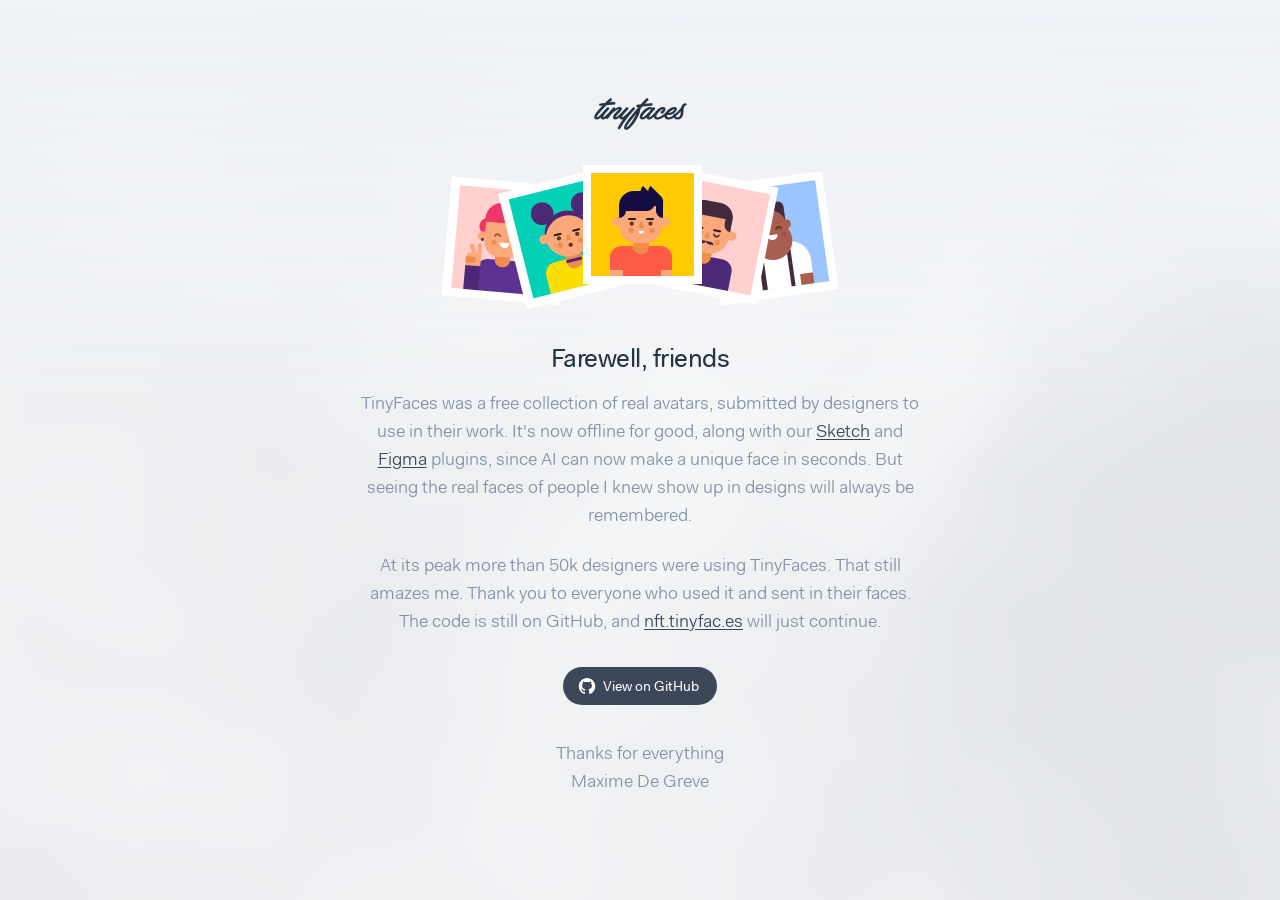
<file: site/index.html>
<!DOCTYPE html>
<html lang="en">
  <head>
    <meta charset="utf-8">
    <meta name="viewport" content="width=device-width, initial-scale=1">
    <title>TinyFaces 👦🏼👨🏾👩🏻 — Thank you</title>
    <meta name="description" content="TinyFaces has been retired. Thank you to everyone who used and supported it over the years.">
    <link rel="stylesheet" href="styles.css">
  </head>
  <body>
    <canvas id="bg-shader" aria-hidden="true"></canvas>
    <div class="hero">
      <div class="hero-inner">
        <div class="logo">
          <a href="https://github.com/maximedegreve/TinyFaces">
            <img width="93" height="auto" src="images/logo.png" alt="TinyFaces logo">
          </a>
        </div>

        <div class="illustration">
          <img src="images/front.png" alt="TinyFaces avatars">
        </div>

        <h1>Farewell, friends</h1>

        <h2>
          TinyFaces was a free collection of real avatars, submitted by
          designers to use in their work. It's now offline for good, along with
          our
          <a href="https://github.com/maximedegreve/TinyFaces-Sketch-Plugin">Sketch</a>
          and
          <a href="https://github.com/maximedegreve/TinyFaces-Figma-Plugin">Figma</a>
          plugins, since AI can now make a unique face in seconds. But seeing
          the real faces of people I knew show up in designs will always be
          remembered.
        </h2>

        <p>
          At its peak more than 50k designers were using TinyFaces. That
          still amazes me. Thank you to everyone who used it and sent in their
          faces. The code is still on GitHub, and
          <a href="https://nft.tinyfac.es">nft.tinyfac.es</a> will just continue.
        </p>

        <a class="button" href="https://github.com/maximedegreve/TinyFaces">
          <img src="images/github.svg" alt="" aria-hidden="true">
          View on GitHub
        </a>

        <p class="signoff">
          Thanks for everything<br>
          Maxime De Greve
        </p>
      </div>
    </div>
    <script src="shader.js"></script>
  </body>
</html>
</file>
<file: site/styles.css>
/* Original TinyFaces font, self-hosted so the page stays standalone */
@font-face {
  font-family: "FaktProSoft";
  src: url("fonts/FaktSoftPro-Blond.woff") format("woff"),
    url("fonts/FaktSoftPro-Blond.ttf") format("truetype");
  font-weight: 300;
  font-style: normal;
  font-display: swap;
}

@font-face {
  font-family: "FaktProSoft";
  src: url("fonts/FaktSoftPro-Normal.woff") format("woff"),
    url("fonts/FaktSoftPro-Normal.ttf") format("truetype");
  font-weight: 400;
  font-style: normal;
  font-display: swap;
}

@font-face {
  font-family: "FaktProSoft";
  src: url("fonts/FaktSoftPro-Medium.woff") format("woff"),
    url("fonts/FaktSoftPro-Medium.ttf") format("truetype");
  font-weight: 500;
  font-style: normal;
  font-display: swap;
}

/* TinyFaces palette (from the original styleguide) */
:root {
  --steel: #273444;
  --slate: #3c4858;
  --silver: #8492a6;
  --snow: #f9fafc;
  --snow-d: #eff2f7;
  --white: #ffffff;
}

* {
  box-sizing: border-box;
}

html,
body {
  margin: 0;
  padding: 0;
}

body {
  min-height: 100vh;
  display: flex;
  align-items: center;
  justify-content: center;
  background-color: var(--snow-d);
  color: var(--steel);
  font-family: "FaktProSoft", "Helvetica Neue", helvetica, arial, sans-serif;
  font-weight: 400;
  font-synthesis: none;
  -webkit-font-smoothing: antialiased;
  -moz-osx-font-smoothing: grayscale;
}

.hero {
  width: 100%;
  background-color: transparent;
  text-align: center;
  padding: 64px 40px 72px;
}

#bg-shader {
  position: fixed;
  inset: 0;
  width: 100%;
  height: 100%;
  z-index: -1;
  opacity: 0;
  transition: opacity 0.8s ease;
  pointer-events: none;
  -webkit-mask-image: linear-gradient(
    to bottom,
    transparent 0%,
    rgba(0, 0, 0, 1) 45%
  );
  mask-image: linear-gradient(
    to bottom,
    transparent 0%,
    rgba(0, 0, 0, 1) 45%
  );
}

#bg-shader.is-active {
  opacity: 1;
}

.hero-inner {
  display: flex;
  flex-direction: column;
  align-items: center;
  gap: 0;
  max-width: 560px;
  width: 100%;
  margin: 0 auto;
}

.logo {
  margin-bottom: 28px;
}

.logo img {
  display: inline-block;
  height: auto;
}

.illustration {
  margin-bottom: 24px;
}

.illustration img {
  width: 100%;
  max-width: 398px;
  height: auto;
}

h1 {
  font-size: 26px;
  line-height: 34px;
  letter-spacing: -0.5px;
  font-weight: 400;
  color: var(--steel);
  margin: 0 0 14px;
}

h2 {
  font-size: 18px;
  line-height: 28px;
  font-weight: 300;
  color: var(--silver);
  margin: 0 0 22px;
}

p {
  font-size: 18px;
  line-height: 28px;
  font-weight: 300;
  color: var(--silver);
  margin: 0 0 22px;
}

p strong {
  color: inherit;
  font-weight: 400;
}

.signoff {
  margin: 0;
}

a {
  color: var(--slate);
  text-decoration: underline;
  text-underline-offset: 2px;
}

a:hover {
  color: var(--steel);
}

.button {
  display: inline-flex;
  align-items: center;
  gap: 5px;
  margin: 10px 0 34px;
  padding: 0 18px 0 13px;
  height: 38px;
  line-height: 38px;
  border-radius: 19px;
  background-color: var(--slate);
  color: var(--white);
  font-size: 14px;
  text-decoration: none;
  transition: opacity 0.15s ease;
}

.button img {
  width: 22px;
  height: 22px;
  display: block;
}

.button:hover {
  opacity: 0.9;
  color: var(--white);
}

/* Subtle staggered entrance on load */
@keyframes fadeUp {
  from {
    opacity: 0;
    transform: translateY(10px);
  }
  to {
    opacity: 1;
    transform: translateY(0);
  }
}

.hero-inner > * {
  opacity: 0;
  animation: fadeUp 0.6s ease-out forwards;
}

.hero-inner > .logo {
  animation-delay: 0.05s;
}

.illustration {
  animation-delay: 0.15s;
}

.hero-inner > h1 {
  animation-delay: 0.28s;
}

.hero-inner > h2 {
  animation-delay: 0.4s;
}

.hero-inner > p {
  animation-delay: 0.52s;
}

.hero-inner > .button {
  animation-delay: 0.64s;
}

.hero-inner > .signoff {
  animation-delay: 0.76s;
}

@media (prefers-reduced-motion: reduce) {
  .hero-inner > * {
    animation: none;
    opacity: 1;
  }
}

@media (max-width: 480px) {
  .hero {
    padding: 44px 28px 52px;
  }

  h1 {
    font-size: 23px;
    line-height: 30px;
  }

  h2,
  p {
    font-size: 17px;
  }

  .illustration img {
    max-width: 280px;
  }
}
</file>
